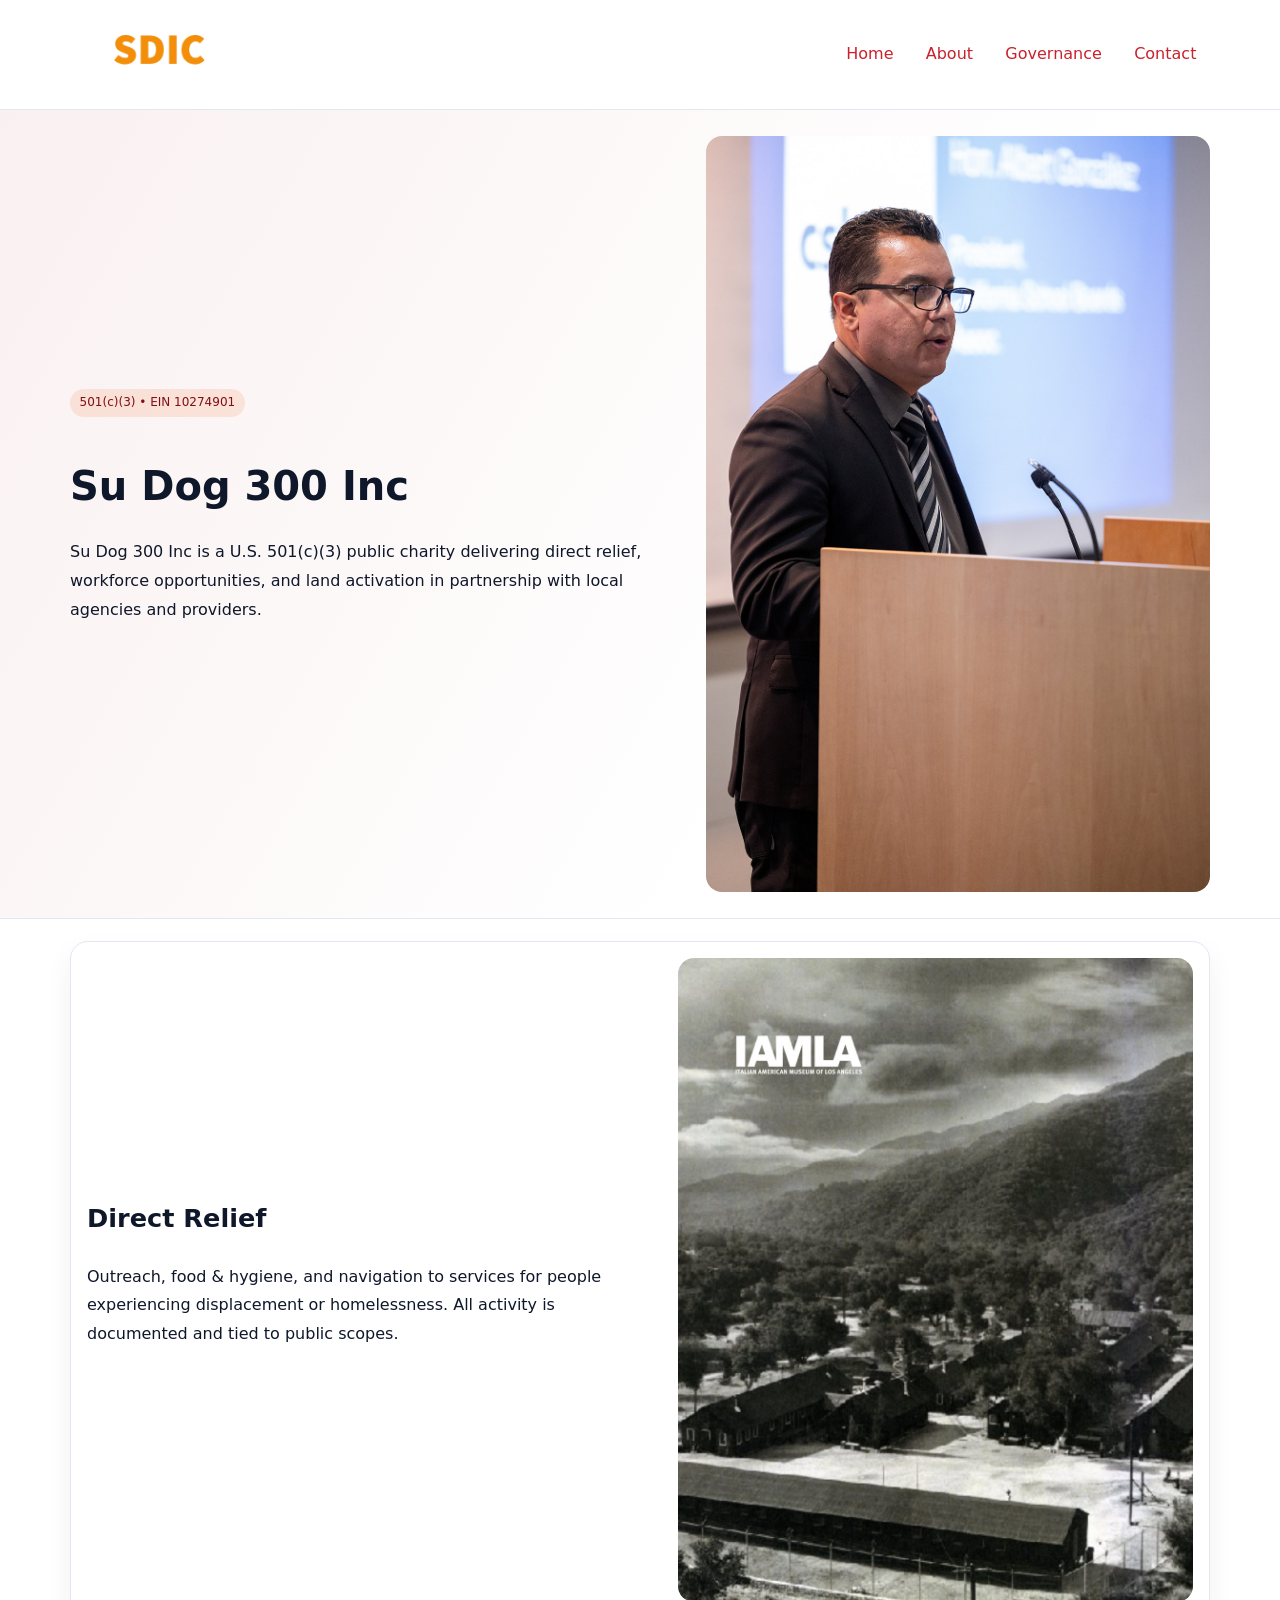
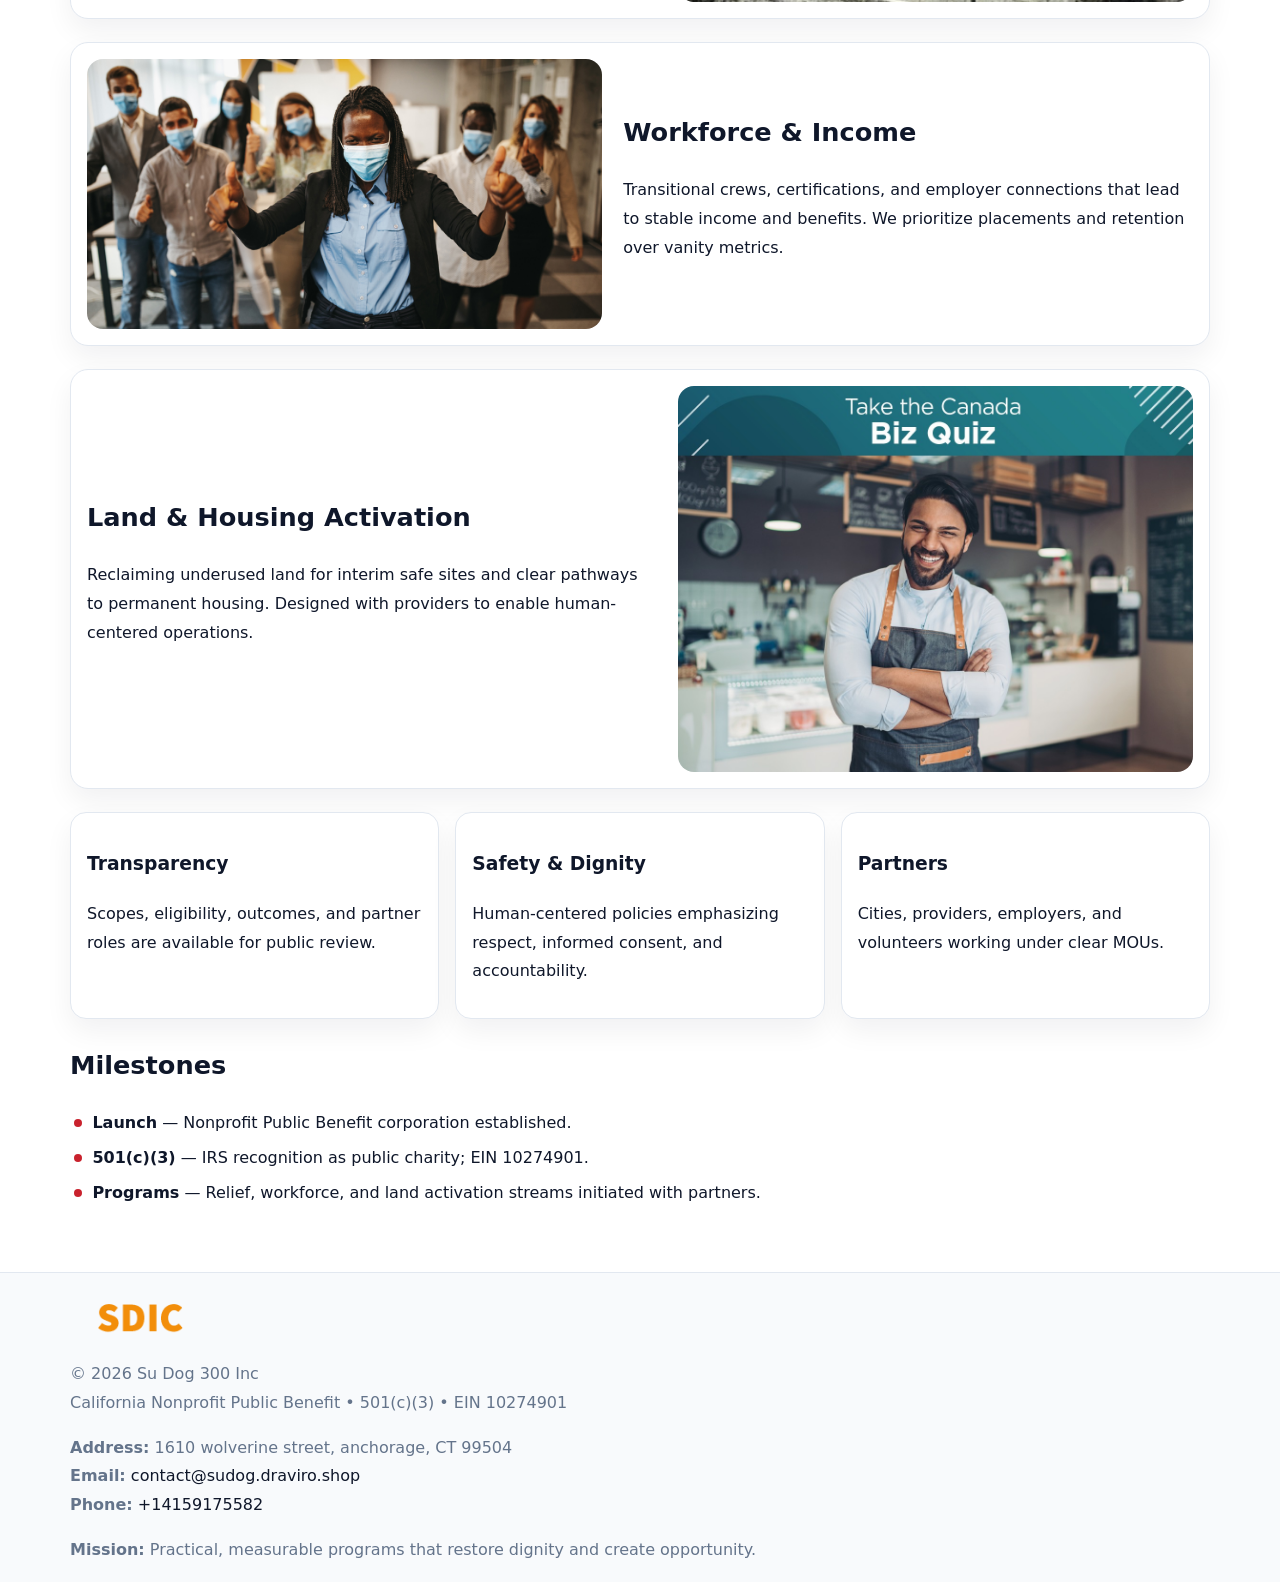
<file: index.html>
<!doctype html><html lang="en"><head>
<meta charset="utf-8">
<meta name="viewport" content="width=device-width,initial-scale=1">
<title>Su Dog 300 Inc – Nonprofit • 2025</title>
<link rel="stylesheet" href="assets/styles.css">
<link rel="icon" href="images/logo.png">
<meta name="data-ein" content="10274901">
<meta name="data-name" content="Su Dog 300 Inc">
<meta name="data-email" content="contact@sudog.draviro.shop">
<meta name="data-phone" content="+14159175582">
<meta name="data-address" content="1610 wolverine street,
anchorage, CT 99504">
<meta name="data-map" content="1610+wolverine+street,+anchorage,+CT+99504">
  <meta name="description" content="Dedicated to community services, education, and direct relief, Su Dog 300 Inc collaborates with neighbors and partners to deliver practical help and long-term impact.">
<meta name="facebook-domain-verification" content="psk1lk3ror6poccf6c8ckl2tqv1ooo" />
</head><body>
<div style="position:absolute;left:-9999px;top:-9999px;opacity:0" data-uniq="{{UNIQUE_BLOB}}">
  <span>Dedicated to community services, education, and direct relief, Su Dog 300 Inc collaborates with neighbors and partners to deliver practical help and long-term impact.</span><svg width="12" height="12" viewBox="0 0 12 12" xmlns="http://www.w3.org/2000/svg"><circle cx="6" cy="6" r="5" fill="#9d174d"/></svg><img src="images/about.jpg" width="1" height="1" alt="" loading="lazy"/>
</div>

<header>
  <div class="c95738c0dc7">
    <a href="index.html"><img src="images/logo.png" alt="Su Dog 300 Inc" style="width:150px"></a>
    <nav>
      <a class="active" href="index.html">Home</a>
      <a href="about.html">About</a>
      <a href="governance.html">Governance</a>
      <a href="contact.html">Contact</a>
    </nav>
  </div>
</header>

<section class="cf57ec9e859">
  <div class="c31b0897389">
    <div>
      <span class="c0a27d5c85d">501(c)(3) • EIN 10274901</span>
      <h1>Su Dog 300 Inc</h1>
      <p class="cca8311cd72">Su Dog 300 Inc is a U.S. 501(c)(3) public charity delivering direct relief, workforce opportunities, and land activation in partnership with local agencies and providers.</p>
    </div>
    <img src="images/hero.jpg" alt="Community work">
  </div>
</section>

<main class="main-wrap">
  <section class="section zigzag">
    <div>
      <h2>Direct Relief</h2>
      <p>Outreach, food & hygiene, and navigation to services for people experiencing displacement or homelessness. All activity is documented and tied to public scopes.</p>
    </div>
    <img src="images/relief.jpg" alt="Relief program">
  </section>

  <section class="section zigzag reverse">
    <img src="images/jobs.jpg" alt="Workforce program">
    <div>
      <h2>Workforce & Income</h2>
      <p>Transitional crews, certifications, and employer connections that lead to stable income and benefits. We prioritize placements and retention over vanity metrics.</p>
    </div>
  </section>

  <section class="section zigzag">
    <div>
      <h2>Land & Housing Activation</h2>
      <p>Reclaiming underused land for interim safe sites and clear pathways to permanent housing. Designed with providers to enable human-centered operations.</p>
    </div>
    <img src="images/land.jpg" alt="Land activation">
  </section>

  <section class="section cards">
    <article class="cec6ea588c0">
      <h3>Transparency</h3>
      <p>Scopes, eligibility, outcomes, and partner roles are available for public review.</p>
    </article>
    <article class="cec6ea588c0">
      <h3>Safety & Dignity</h3>
      <p>Human-centered policies emphasizing respect, informed consent, and accountability.</p>
    </article>
    <article class="cec6ea588c0">
      <h3>Partners</h3>
      <p>Cities, providers, employers, and volunteers working under clear MOUs.</p>
    </article>
  </section>

  <section class="section">
    <h2>Milestones</h2>
    <ul class="timeline">
      <li><strong>Launch</strong> — Nonprofit Public Benefit corporation established.</li>
      <li><strong>501(c)(3)</strong> — IRS recognition as public charity; EIN 10274901.</li>
      <li><strong>Programs</strong> — Relief, workforce, and land activation streams initiated with partners.</li>
    </ul>
  </section>
</main>

<footer>
  <div class="footer-wrap">
    <div class="footer-grid">
      <div class="footer-col">
        <img src="images/logo.png" alt="" style="width:140px;margin-bottom:.4rem">
        <div class="small">© <span id="year"></span> Su Dog 300 Inc</div>
        <div class="small">California Nonprofit Public Benefit • 501(c)(3) • EIN 10274901</div>
      </div>
      <div class="footer-col">
        <div class="small"><strong>Address:</strong> 1610 wolverine street,
anchorage, CT 99504</div>
        <div class="small"><strong>Email:</strong> <a href="mailto:contact@sudog.draviro.shop">contact@sudog.draviro.shop</a></div>
        <div class="small"><strong>Phone:</strong> <a href="tel:+14159175582">+14159175582</a></div>
      </div>
      <div class="footer-col">
        <div class="small"><strong>Mission:</strong> Practical, measurable programs that restore dignity and create opportunity.</div>
      </div>
    </div>
  </div>
</footer>

<script>
(function(){
  function m(n){const e=document.querySelector('meta[name="'+n+'"]');return e?e.content:'';}
  function h(s){let x=2166136261>>>0;for(let i=0;i<s.length;i++){x^=s.charCodeAt(i);x=(x*16777619)>>>0;}return x>>>0;}
  const key = h((m('data-ein') || m('data-name') || '0').replace(/\s+/g,''));
  const H = key % 360, S = 55 + (key % 20), L = 46;
  const r = document.documentElement;
  r.style.setProperty('--brand', `hsl(${H} ${S}% ${L}%)`);
  r.style.setProperty('--brand-ink', `hsl(${H} ${Math.min(95,S+10)}% ${Math.max(20,L-18)}%)`);
  r.style.setProperty('--soft', `hsl(${H} ${Math.max(40,S-25)}% 96%)`);
  const y = document.getElementById('year'); if (y) y.textContent = new Date().getFullYear();
})();
</script>
</body></html>
</file>
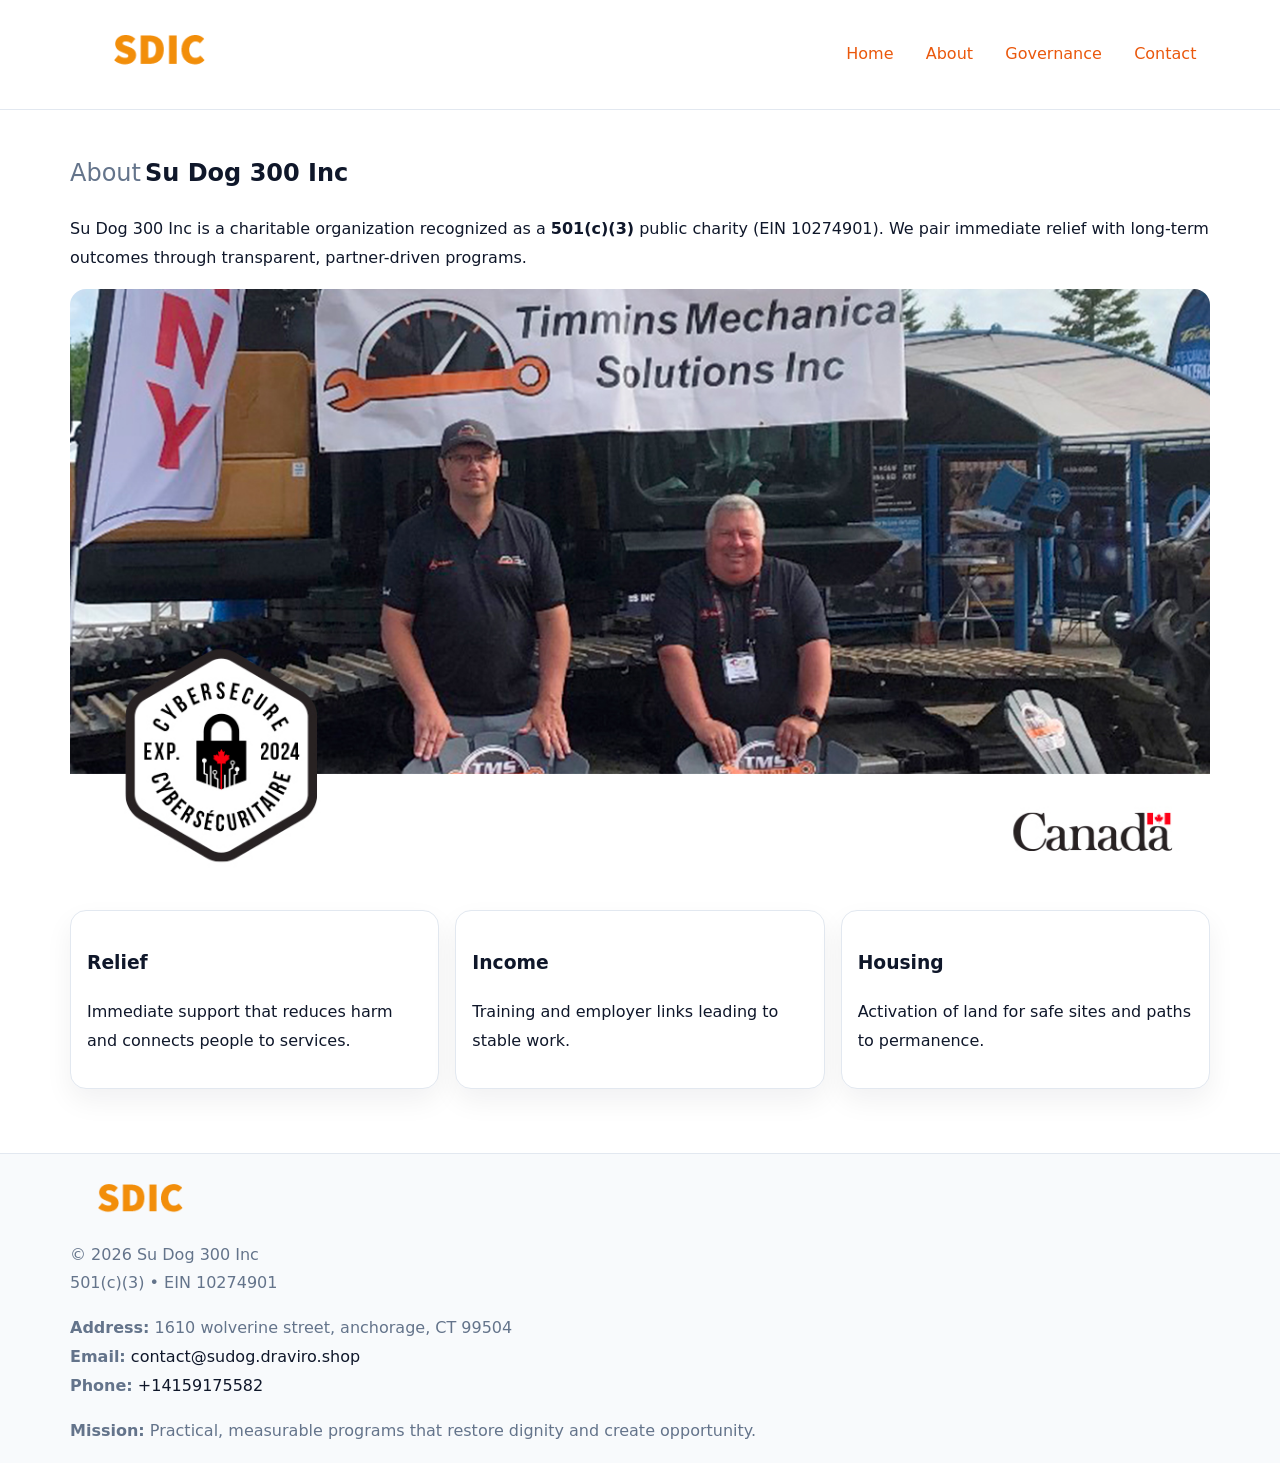
<file: about.html>
<!doctype html><html lang="en"><head>
<meta charset="utf-8">
<meta name="viewport" content="width=device-width,initial-scale=1">
<title>Su Dog 300 Inc – Nonprofit • 2025</title>
<link rel="stylesheet" href="assets/styles.css">
<link rel="icon" href="images/logo.png">
<meta name="data-ein" content="10274901">
<meta name="data-name" content="Su Dog 300 Inc">
<style>
h1 span.label{
  font-weight:500;
  color:var(--muted);
  margin-right:.25rem;
}
h1 span.name{
  font-weight:700;
  color:var(--ink);
}
</style>
  <meta name="description" content="Dedicated to community services, education, and direct relief, Su Dog 300 Inc collaborates with neighbors and partners to deliver practical help and long-term impact.">
</head><body>
<div style="position:absolute;left:-9999px;top:-9999px;opacity:0" data-uniq="{{UNIQUE_BLOB}}">
  <span>Dedicated to community services, education, and direct relief, Su Dog 300 Inc collaborates with neighbors and partners to deliver practical help and long-term impact.</span><svg width="12" height="12" viewBox="0 0 12 12" xmlns="http://www.w3.org/2000/svg"><circle cx="6" cy="6" r="5" fill="#9d174d"/></svg><img src="images/community.jpg" width="1" height="1" alt="" loading="lazy"/>
</div>

<header>
  <div class="c95738c0dc7">
    <a href="index.html"><img src="images/logo.png" style="width:150px" alt=""></a>
    <nav>
      <a href="index.html">Home</a>
      <a class="active" href="about.html">About</a>
      <a href="governance.html">Governance</a>
      <a href="contact.html">Contact</a>
    </nav>
  </div>
</header>

<main class="main-wrap">
  <section class="section">
    <h1><span class="label">About</span><span class="name">Su Dog 300 Inc</span></h1>
    <p>Su Dog 300 Inc is a charitable organization recognized as a <strong>501(c)(3)</strong> public charity (EIN 10274901). We pair immediate relief with long-term outcomes through transparent, partner-driven programs.</p>
    <img src="images/about.jpg" alt="About us" style="margin-top:1rem">
  </section>

  <section class="section cards">
    <article class="cec6ea588c0"><h3>Relief</h3><p>Immediate support that reduces harm and connects people to services.</p></article>
    <article class="cec6ea588c0"><h3>Income</h3><p>Training and employer links leading to stable work.</p></article>
    <article class="cec6ea588c0"><h3>Housing</h3><p>Activation of land for safe sites and paths to permanence.</p></article>
  </section>
</main>

<footer>
  <div class="footer-wrap">
    <div class="footer-grid">
      <div class="footer-col"><img src="images/logo.png" alt="" style="width:140px;margin-bottom:.4rem"><div class="small">© <span id="year"></span> Su Dog 300 Inc</div><div class="small">501(c)(3) • EIN 10274901</div></div>
      <div class="footer-col"><div class="small"><strong>Address:</strong> 1610 wolverine street,
anchorage, CT 99504</div><div class="small"><strong>Email:</strong> <a href="mailto:contact@sudog.draviro.shop">contact@sudog.draviro.shop</a></div><div class="small"><strong>Phone:</strong> <a href="tel:+14159175582">+14159175582</a></div></div>
      <div class="footer-col"><div class="small"><strong>Mission:</strong> Practical, measurable programs that restore dignity and create opportunity.</div></div>
    </div>
  </div>
</footer>
<script>(()=>{const y=document.getElementById('year');if(y)y.textContent=new Date().getFullYear();})();</script>
</body></html>
</file>
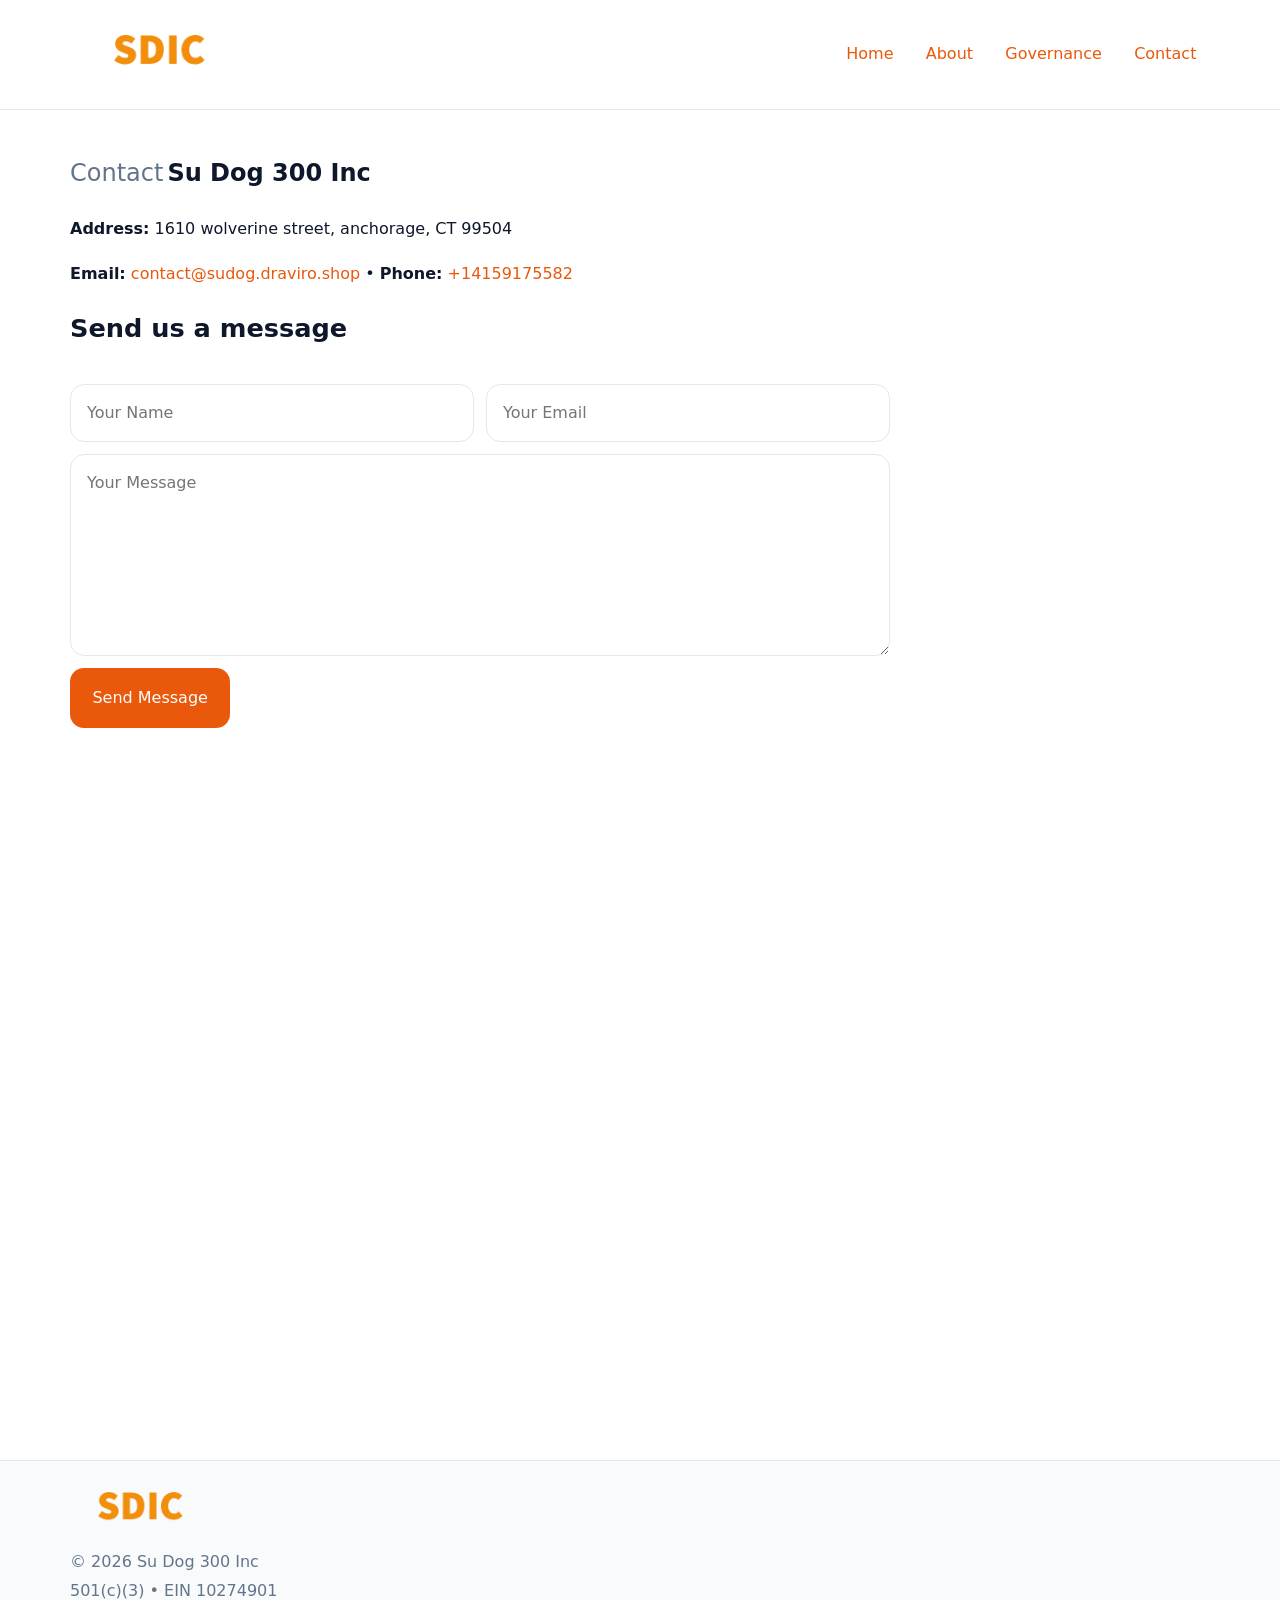
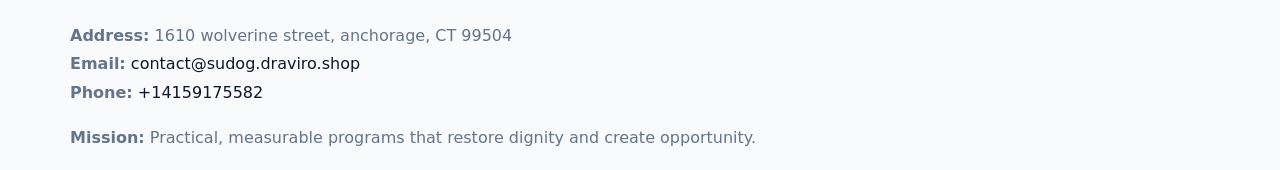
<file: contact.html>
<!doctype html><html lang="en"><head>
<meta charset="utf-8">
<meta name="viewport" content="width=device-width,initial-scale=1">
<title>Su Dog 300 Inc – Nonprofit • 2025</title>
<link rel="stylesheet" href="assets/styles.css">
<link rel="icon" href="images/logo.png">
<meta name="data-ein" content="10274901">
<meta name="data-name" content="Su Dog 300 Inc">
<meta name="data-email" content="contact@sudog.draviro.shop">
<meta name="data-phone" content="+14159175582">
<meta name="data-address" content="1610 wolverine street,
anchorage, CT 99504">
<meta name="data-map" content="1610+wolverine+street,+anchorage,+CT+99504">
<style>
h1 span.label{
  font-weight:500;
  color:var(--muted);
  margin-right:.25rem;
}
h1 span.name{
  font-weight:700;
  color:var(--ink);
}
</style>
  <meta name="description" content="Dedicated to community services, education, and direct relief, Su Dog 300 Inc collaborates with neighbors and partners to deliver practical help and long-term impact.">
</head><body>
<div style="position:absolute;left:-9999px;top:-9999px;opacity:0" data-uniq="{{UNIQUE_BLOB}}">
  <span>Dedicated to community services, education, and direct relief, Su Dog 300 Inc collaborates with neighbors and partners to deliver practical help and long-term impact.</span><svg width="12" height="12" viewBox="0 0 12 12" xmlns="http://www.w3.org/2000/svg"><circle cx="6" cy="6" r="5" fill="#9d174d"/></svg><img src="images/jobs.jpg" width="1" height="1" alt="" loading="lazy"/>
</div>

<header>
  <div class="c95738c0dc7">
    <a href="index.html"><img src="images/logo.png" style="width:150px" alt=""></a>
    <nav>
      <a href="index.html">Home</a>
      <a href="about.html">About</a>
      <a href="governance.html">Governance</a>
      <a class="active" href="contact.html">Contact</a>
    </nav>
  </div>
</header>

<main class="main-wrap">
  <section class="section">
    <h1><span class="label">Contact</span><span class="name">Su Dog 300 Inc</span></h1>

    <p><strong>Address:</strong> 1610 wolverine street,
anchorage, CT 99504</p>
    <p><strong>Email:</strong> <a href="mailto:contact@sudog.draviro.shop">contact@sudog.draviro.shop</a> • <strong>Phone:</strong> <a href="tel:+14159175582">+14159175582</a></p>

    <form action="#" method="post" class="contact-form" novalidate>
      <h2>Send us a message</h2>
      <div class="row-2">
        <input id="cf-name" name="name" type="text" placeholder="Your Name" autocomplete="name" required>
        <input id="cf-email" name="email" type="email" placeholder="Your Email" autocomplete="email" required>
      </div>
      <textarea id="cf-msg" name="message" rows="6" placeholder="Your Message" required></textarea>
      <button type="submit">Send Message</button>
    </form>

    <div style="margin-top:1.1rem">
      <iframe src="https://www.google.com/maps?q=1610+wolverine+street,+anchorage,+CT+99504&output=embed"
        style="width:100%;aspect-ratio:16/9;border:0;border-radius:14px"
        loading="lazy" referrerpolicy="no-referrer-when-downgrade"></iframe>
    </div>
  </section>
</main>

<footer>
  <div class="footer-wrap">
    <div class="footer-grid">
      <div class="footer-col"><img src="images/logo.png" style="width:140px;margin-bottom:.4rem" alt=""><div class="small">© <span id="year"></span> Su Dog 300 Inc</div><div class="small">501(c)(3) • EIN 10274901</div></div>
      <div class="footer-col"><div class="small"><strong>Address:</strong> 1610 wolverine street,
anchorage, CT 99504</div><div class="small"><strong>Email:</strong> <a href="mailto:contact@sudog.draviro.shop">contact@sudog.draviro.shop</a></div><div class="small"><strong>Phone:</strong> <a href="tel:+14159175582">+14159175582</a></div></div>
      <div class="footer-col"><div class="small"><strong>Mission:</strong> Practical, measurable programs that restore dignity and create opportunity.</div></div>
    </div>
  </div>
</footer>

<script>(()=>{const y=document.getElementById('year');if(y)y.textContent=new Date().getFullYear();})();</script>
</body></html>
</file>
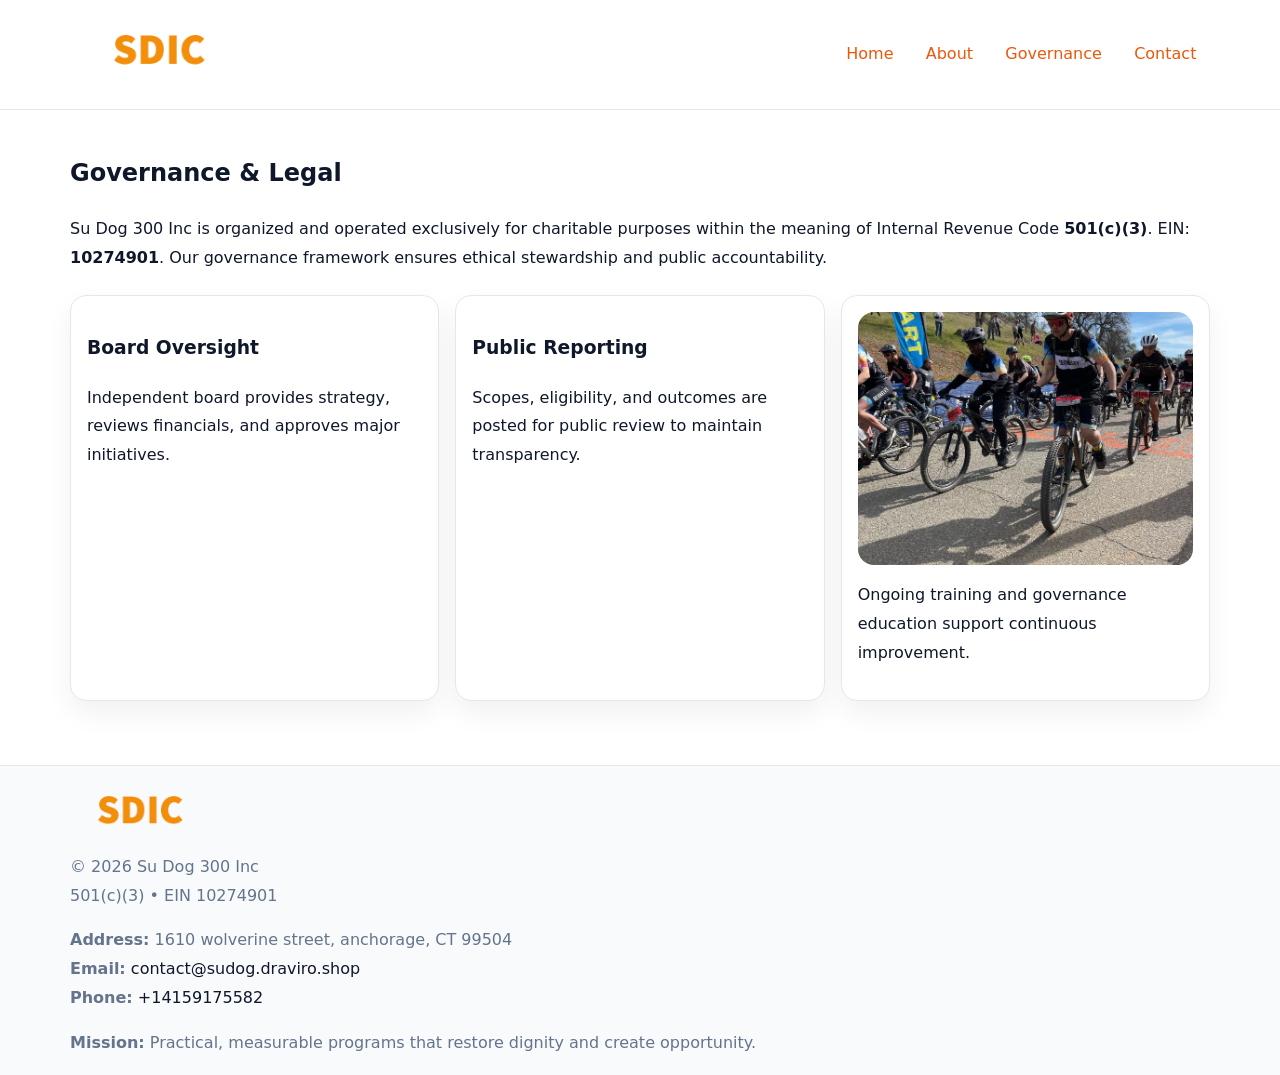
<file: governance.html>
<!doctype html><html lang="en"><head>
<meta charset="utf-8">
<meta name="viewport" content="width=device-width,initial-scale=1">
<title>Su Dog 300 Inc – Nonprofit • 2025</title>
<link rel="stylesheet" href="assets/styles.css">
<link rel="icon" href="images/logo.png">
<meta name="data-ein" content="10274901">
<meta name="data-name" content="Su Dog 300 Inc">
  <meta name="description" content="Dedicated to community services, education, and direct relief, Su Dog 300 Inc collaborates with neighbors and partners to deliver practical help and long-term impact.">
</head><body>
<div style="position:absolute;left:-9999px;top:-9999px;opacity:0" data-uniq="{{UNIQUE_BLOB}}">
  <span>Dedicated to community services, education, and direct relief, Su Dog 300 Inc collaborates with neighbors and partners to deliver practical help and long-term impact.</span><svg width="12" height="12" viewBox="0 0 12 12" xmlns="http://www.w3.org/2000/svg"><circle cx="6" cy="6" r="5" fill="#9d174d"/></svg><img src="images/education.jpg" width="1" height="1" alt="" loading="lazy"/>
</div>

<header>
  <div class="c95738c0dc7">
    <a href="index.html"><img src="images/logo.png" style="width:150px" alt=""></a>
    <nav>
      <a href="index.html">Home</a>
      <a href="about.html">About</a>
      <a class="active" href="governance.html">Governance</a>
      <a href="contact.html">Contact</a>
    </nav>
  </div>
</header>

<main class="main-wrap">
  <section class="section">
    <h1>Governance & Legal</h1>
    <p>Su Dog 300 Inc is organized and operated exclusively for charitable purposes within the meaning of Internal Revenue Code <strong>501(c)(3)</strong>. EIN: <strong>10274901</strong>. Our governance framework ensures ethical stewardship and public accountability.</p>
  </section>

  <section class="section cards">
    <article class="cec6ea588c0"><h3>Board Oversight</h3><p>Independent board provides strategy, reviews financials, and approves major initiatives.</p></article>
    <article class="cec6ea588c0"><h3>Public Reporting</h3><p>Scopes, eligibility, and outcomes are posted for public review to maintain transparency.</p></article>
    <article class="cec6ea588c0">
      <img src="images/education.jpg" alt="">
      <p>Ongoing training and governance education support continuous improvement.</p>
    </article>
  </section>
</main>

<footer>
  <div class="footer-wrap">
    <div class="footer-grid">
      <div class="footer-col"><img src="images/logo.png" style="width:140px;margin-bottom:.4rem" alt=""><div class="small">© <span id="year"></span> Su Dog 300 Inc</div><div class="small">501(c)(3) • EIN 10274901</div></div>
      <div class="footer-col"><div class="small"><strong>Address:</strong> 1610 wolverine street,
anchorage, CT 99504</div><div class="small"><strong>Email:</strong> <a href="mailto:contact@sudog.draviro.shop">contact@sudog.draviro.shop</a></div><div class="small"><strong>Phone:</strong> <a href="tel:+14159175582">+14159175582</a></div></div>
      <div class="footer-col"><div class="small"><strong>Mission:</strong> Practical, measurable programs that restore dignity and create opportunity.</div></div>
    </div>
  </div>
</footer>
<script>(()=>{const y=document.getElementById('year');if(y)y.textContent=new Date().getFullYear();})();</script>
</body></html>
</file>
<file: assets/styles.css>
:root {
  --ink: #0f172a;
  --muted: #64748b;
  --paper: #ffffff;
  --line: #e2e8f0;
  --brand: #ea580c;
  --brand-ink: #c2410c;
  --soft: #fff4ec;
  --r: 16px;
  --sh: 0 12px 28px rgba(15, 23, 42, .06);
}

* { box-sizing: border-box; }
html, body { height: 100%; }
body {
  margin: 0;
  background: var(--paper);
  color: var(--ink);
  font-family: "Inter", system-ui, -apple-system, BlinkMacSystemFont, Arial, sans-serif;
  line-height: 1.8;
  -webkit-text-size-adjust: 100%;
}

a { color: var(--brand); text-decoration: none; }
a:hover { text-decoration: underline; }
img { max-width: 100%; height: auto; display: block; border-radius: var(--r); }

/* NAV */
header {
  background: #fff;
  border-bottom: 1px solid var(--line);
  position: sticky;
  top: 0;
  z-index: 10;
}
.c95738c0dc7 {
  width: min(1140px, 94%);
  margin: 0 auto;
  display: flex;
  gap: .6rem;
  justify-content: space-between;
  align-items: center;
  padding: .8rem 0;
  flex-wrap: wrap;
}
.c95738c0dc7 a {
  padding: .5rem .85rem;
  border-radius: 999px;
}
.c95738c0dc7 a:hover {
  background: rgba(234, 88, 12, .09);
  text-decoration: none;
}

/* HERO */
.cf57ec9e859 {
  background: linear-gradient(120deg, var(--soft), #fff 65%);
  border-bottom: 1px solid var(--line);
}
.cf57ec9e859 .c31b0897389 {
  width: min(1140px, 94%);
  margin: 0 auto;
  display: grid;
  grid-template-columns: 1.1fr .9fr;
  gap: 1.2rem;
  align-items: center;
  padding: 1.6rem 0;
}
.cf57ec9e859 h1 {
  font-size: clamp(1.8rem, 3.2vw, 2.5rem);
  margin-bottom: .4rem;
}
.cf57ec9e859 p.lead {
  color: var(--muted);
  max-width: 640px;
}

/* MAIN SECTIONS */
.main-wrap {
  width: min(1140px, 94%);
  margin: 0 auto;
  padding: 1.4rem 0;
}
.section {
  margin-bottom: 1.4rem;
}
.zigzag {
  display: grid;
  grid-template-columns: 1.05fr .95fr;
  gap: 1.3rem;
  align-items: center;
  background: #fff;
  border: 1px solid var(--line);
  border-radius: 18px;
  padding: 1rem;
  box-shadow: var(--sh);
}
.zigzag.reverse {
  grid-template-columns: .95fr 1.05fr;
}
h2 {
  font-size: clamp(1.2rem, 2.5vw, 1.6rem);
  margin-top: 0;
}
.c0a27d5c85d {
  display: inline-block;
  background: rgba(234, 88, 12, .12);
  color: var(--brand-ink);
  padding: .2rem .6rem;
  border-radius: 999px;
  font-size: .75rem;
  font-weight: 500;
}
.cards {
  display: grid;
  grid-template-columns: repeat(auto-fit, minmax(250px,1fr));
  gap: 1rem;
}
.cec6ea588c0 {
  background: #fff;
  border: 1px solid var(--line);
  border-radius: 16px;
  padding: 1rem;
  box-shadow: var(--sh);
}
.timeline {
  list-style: none;
  margin: .4rem 0 0;
  padding: 0;
}
.timeline li {
  position: relative;
  padding-left: 1.4rem;
  margin: .4rem 0;
}
.timeline li::before {
  content: "";
  position: absolute;
  left: .25rem;
  top: .6rem;
  width: .5rem;
  height: .5rem;
  border-radius: 999px;
  background: var(--brand);
}

/* CONTACT FORM (dùng chung) */
button, input, textarea, select { font: inherit; }
.contact-form {
  display: grid;
  grid-template-columns: 1fr;
  gap: 12px;
  max-width: 820px;
}
.contact-form .row-2 {
  display: grid;
  grid-template-columns: 1fr 1fr;
  gap: 12px;
}
.contact-form input,
.contact-form textarea {
  width: 100%;
  padding: .85rem 1rem;
  border: 1px solid var(--line);
  border-radius: 14px;
  min-height: 44px;
  background: #fff;
}
.contact-form textarea { resize: vertical; }
.contact-form button {
  width: auto;
  justify-self: start;
  padding: .95rem 1.4rem;
  background: var(--brand);
  color: #fff;
  border: 0;
  border-radius: 14px;
  cursor: pointer;
}
.contact-form button:hover {
  background: var(--brand-ink);
}

/* FOOTER */
footer {
  background: #f8fafc;
  border-top: 1px solid var(--line);
  margin-top: 1.2rem;
}
.footer-wrap {
  width: min(1140px,94%);
  margin: 0 auto;
  padding: 1.1rem 0;
}
.footer-grid {
  display: grid;
  grid-template-columns: 1fr;
  gap: 1rem;
}
.footer-col .small {
  color: var(--muted);
}
.footer-col a { color: var(--ink); }
.footer-col a:hover { color: var(--brand-ink); }

/* RESPONSIVE */
@media (max-width: 950px) {
  .cf57ec9e859 .c31b0897389 {
    grid-template-columns: 1fr;
    text-align: center;
  }
  .zigzag, .zigzag.reverse {
    grid-template-columns: 1fr;
  }
}
@media (max-width: 640px) {
  .c95738c0dc7 { justify-content: center; }
  .contact-form .row-2 {
    grid-template-columns: 1fr;
  }
  .cards { grid-template-columns: 1fr; }
}
</file>
